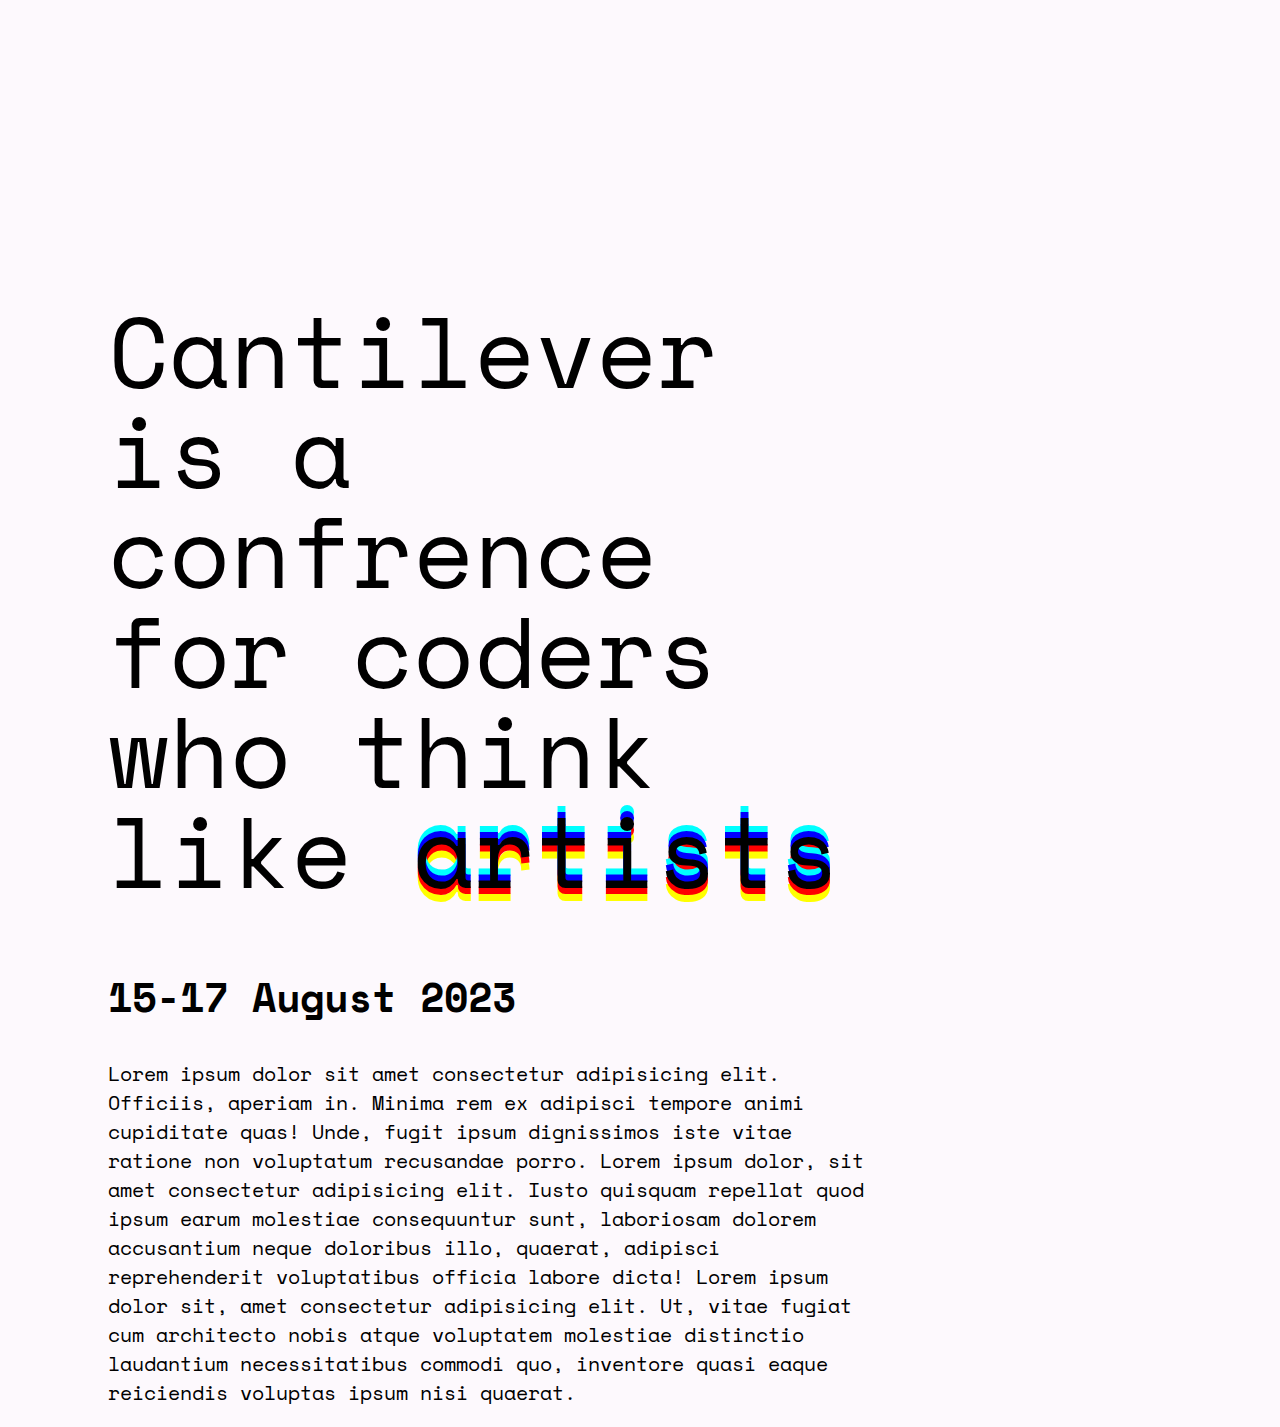
<file: 1st Mini Project/index.html>
<!DOCTYPE html>
<html lang="en">
  <head>
    <meta charset="UTF-8" />
    <meta name="viewport" content="width=device-width, initial-scale=1.0" />
    <link rel="preconnect" href="https://fonts.googleapis.com" />
    <link rel="preconnect" href="https://fonts.gstatic.com" crossorigin />
    <link
      href="https://fonts.googleapis.com/css2?family=Space+Mono:wght@400;700&display=swap"
      rel="stylesheet"
    />
    <link rel="stylesheet" href="styles.css" />
    <title>Cantaliver</title>
  </head>

  <body>
    <div id="content">
      <h1>
        Cantilever is a confrence for coders who think like <span>artists</span>
      </h1>

      <h2>15-17 August 2023</h2>

      <p>
        Lorem ipsum dolor sit amet consectetur adipisicing elit. Officiis,
        aperiam in. Minima rem ex adipisci tempore animi cupiditate quas! Unde,
        fugit ipsum dignissimos iste vitae ratione non voluptatum recusandae
        porro. Lorem ipsum dolor, sit amet consectetur adipisicing elit. Iusto
        quisquam repellat quod ipsum earum molestiae consequuntur sunt,
        laboriosam dolorem accusantium neque doloribus illo, quaerat, adipisci
        reprehenderit voluptatibus officia labore dicta! Lorem ipsum dolor sit,
        amet consectetur adipisicing elit. Ut, vitae fugiat cum architecto nobis
        atque voluptatem molestiae distinctio laudantium necessitatibus commodi
        quo, inventore quasi eaque reiciendis voluptas ipsum nisi quaerat.
      </p>
    </div>
  </body>
</html>
</file>
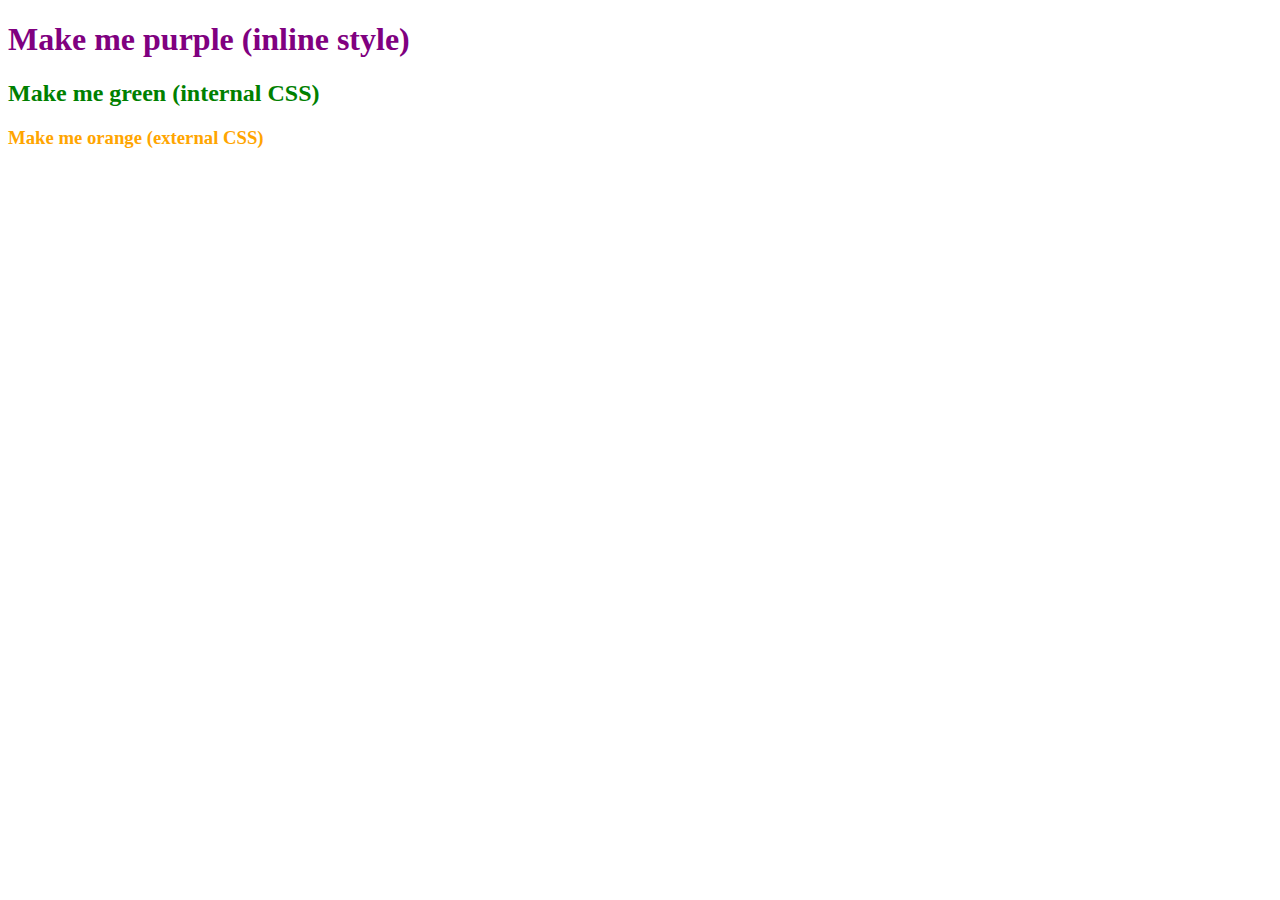
<file: Practice 1/index.html>
<!DOCTYPE html>
<html lang="en">
  <head>
    <link rel="stylesheet" href="styles.css" />
    <meta charset="UTF-8" />
    <meta name="viewport" content="width=device-width, initial-scale=1.0" />
    <title>Practice 1</title>
    <style>
      h2 {
        color: green;
      }
    </style>
  </head>
  <body>
    <h1 style="color: purple">Make me purple (inline style)</h1>
    <h2>Make me green (internal CSS)</h2>
    <h3>Make me orange (external CSS)</h3>
  </body>
</html>
</file>
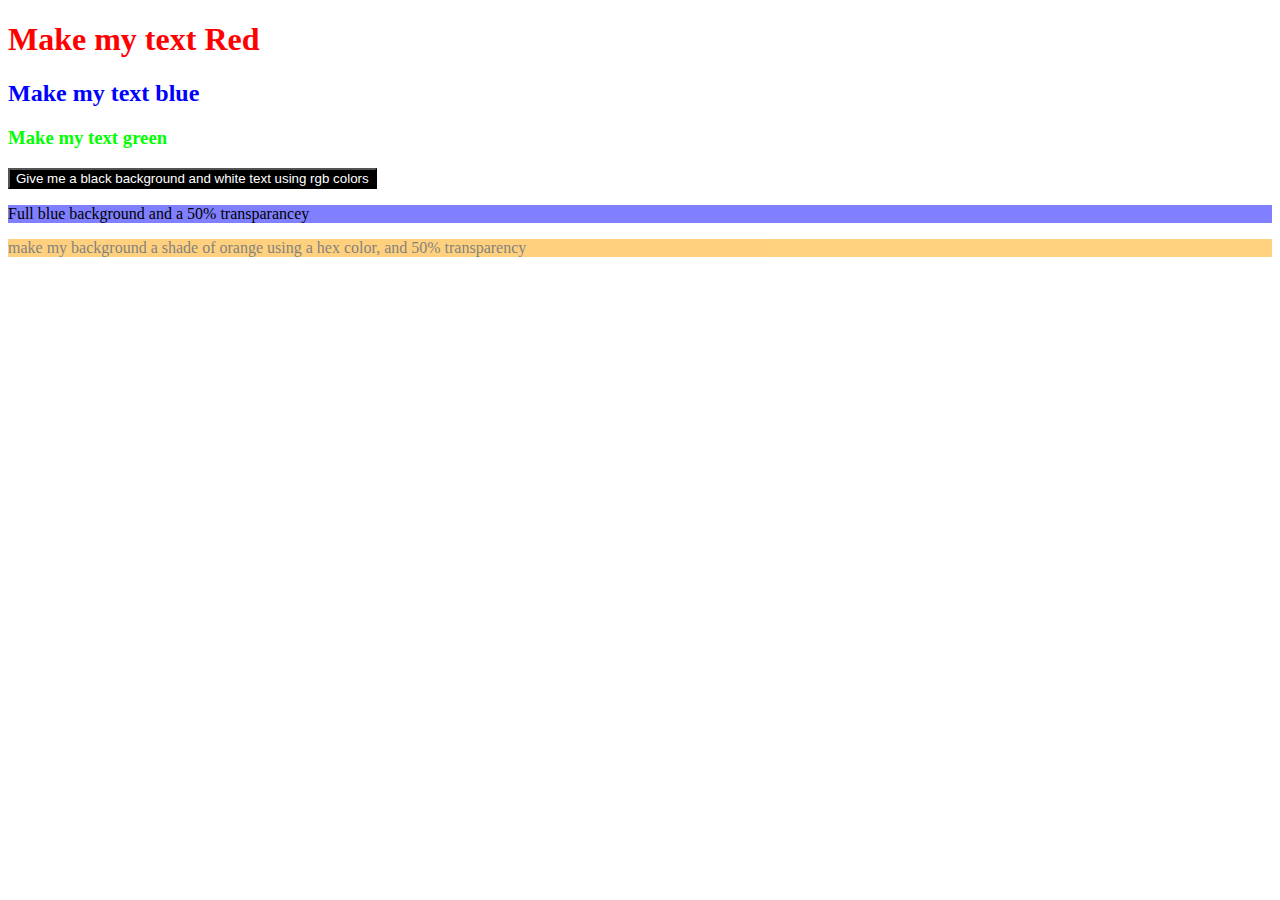
<file: Practice 2/index.html>
<!DOCTYPE html>
<html lang="en">
  <head>
    <link rel="stylesheet" href="styles.css" />
    <meta charset="UTF-8" />
    <meta name="viewport" content="width=device-width, initial-scale=1.0" />
    <title>Practice 2</title>
  </head>
  <body>
    <h1>Make my text Red</h1>
    <h2>Make my text blue</h2>
    <h3>Make my text green</h3>
    <button>Give me a black background and white text using rgb colors</button>
    <p>Full blue background and a 50% transparancey</p>
    <div>
      make my background a shade of orange using a hex color, and 50%
      transparency
    </div>
  </body>
</html>
</file>
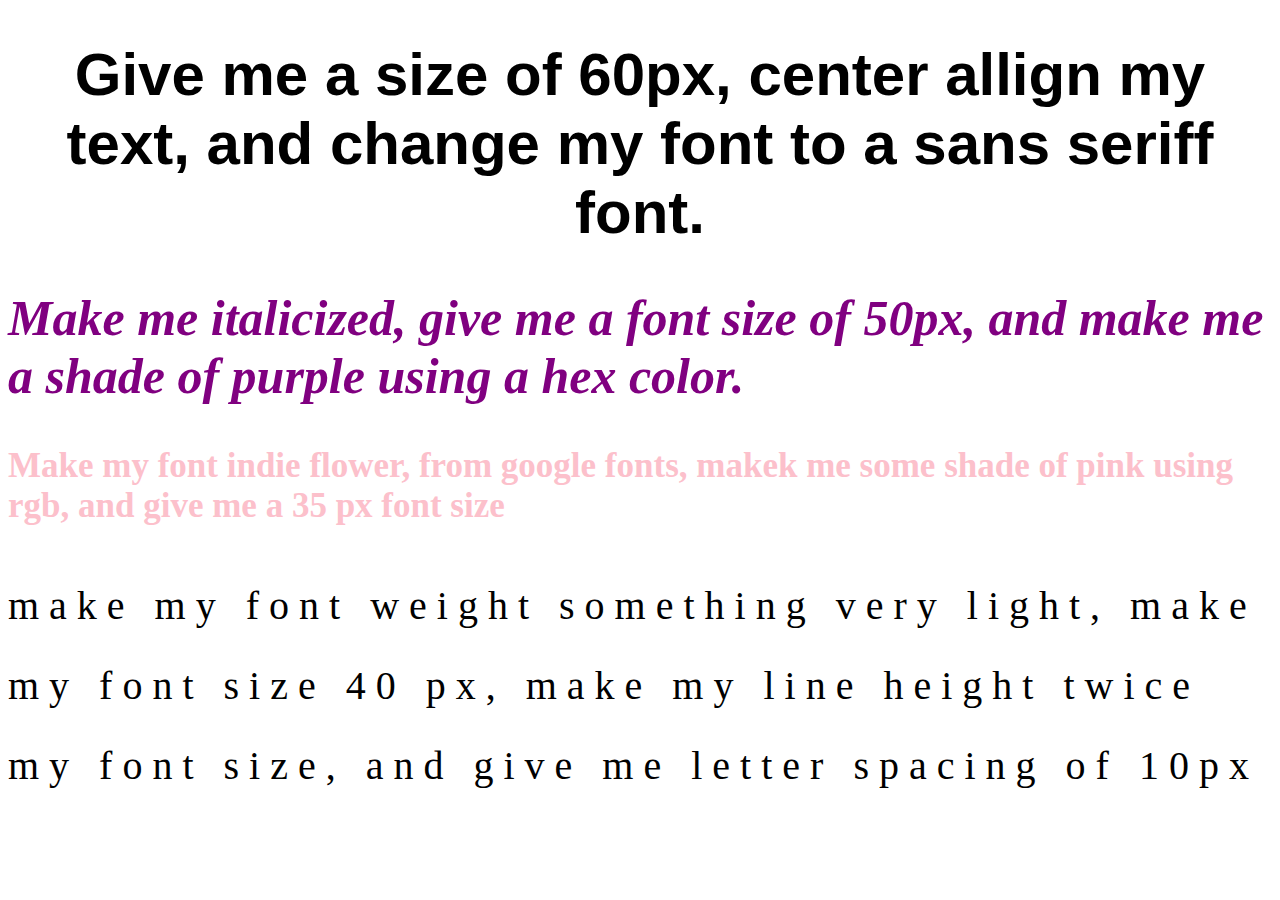
<file: Practice 3/index.html>
<!DOCTYPE html>
<html lang="en">
  <head>
    <meta charset="UTF-8" />
    <meta name="viewport" content="width=device-width, initial-scale=1.0" />
    <link rel="preconnect" href="https://fonts.googleapis.com" />
    <link rel="preconnect" href="https://fonts.gstatic.com" crossorigin />
    <link rel="stylesheet" href="styles.css" />
    <link
      href="https://fonts.googleapis.com/css2?family=Indie+Flower&display=swap"
      rel="stylesheet"
    />
    <title>Document</title>
  </head>
  <body>
    <h1>
      Give me a size of 60px, center allign my text, and change my font to a
      sans seriff font.
    </h1>
    <h2>
      Make me italicized, give me a font size of 50px, and make me a shade of
      purple using a hex color.
    </h2>
    <h3>
      Make my font indie flower, from google fonts, makek me some shade of pink
      using rgb, and give me a 35 px font size
    </h3>
    <p>
      make my font weight something very light, make my font size 40 px, make my
      line height twice my font size, and give me letter spacing of 10px
    </p>
  </body>
</html>
</file>
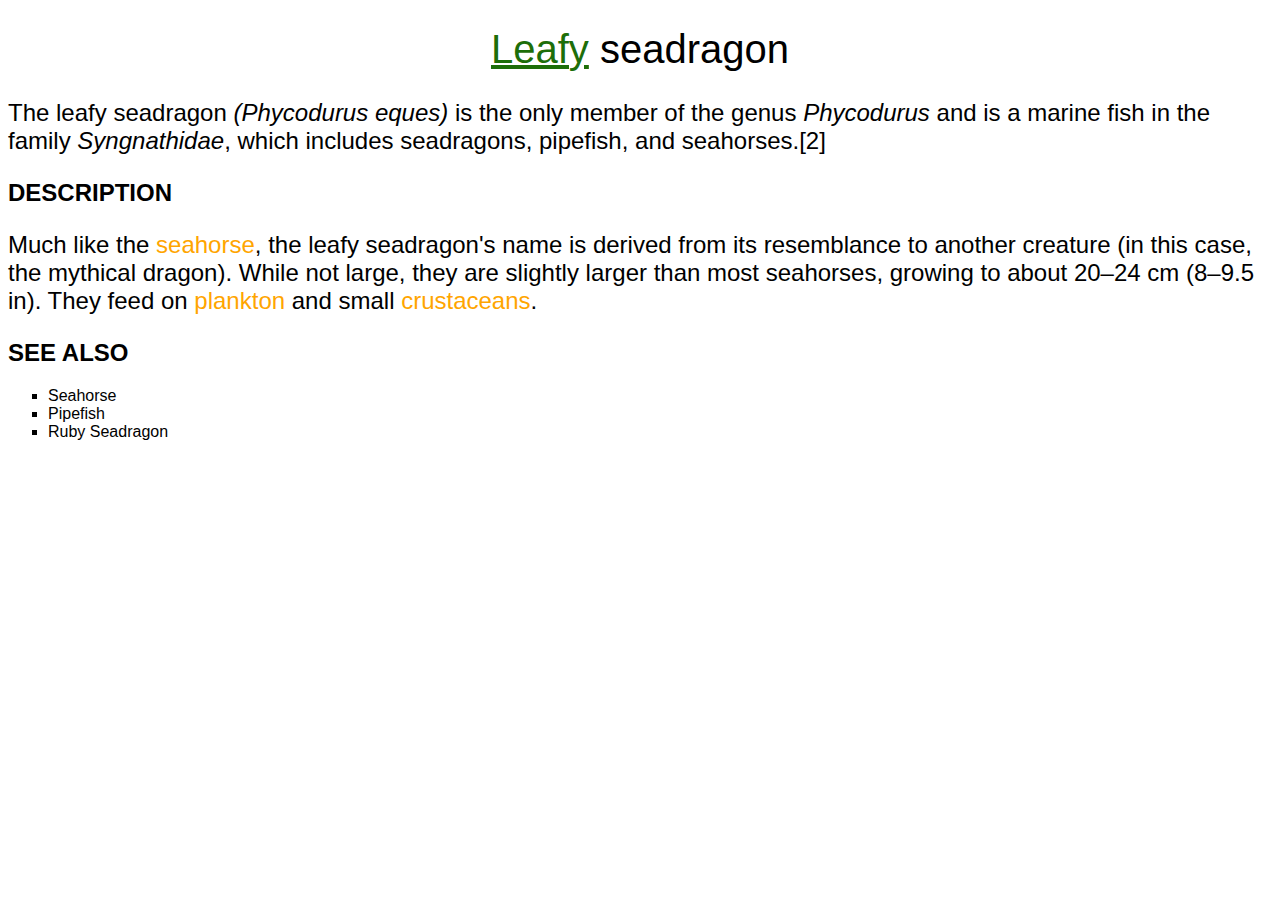
<file: Practice 4/index.html>
<!DOCTYPE html>
<html lang="en">
  <head>
    <meta charset="UTF-8" />
    <meta name="viewport" content="width=device-width, initial-scale=1.0" />
    <title>Document</title>
    <link rel="stylesheet" href="styles.css" />
  </head>
  <body>
    <h1><span id="leafy">Leafy</span> seadragon</h1>

    <p>
      The leafy seadragon <span class="latin">(Phycodurus eques)</span> is the
      only member of the genus <span class="latin">Phycodurus</span> and is a
      marine fish in the family <span class="latin">Syngnathidae</span>, which
      includes seadragons, pipefish, and seahorses.[2]
    </p>

    <h2>Description</h2>
    <p>
      Much like the
      <a href="https://en.wikipedia.org/wiki/Seahorse">seahorse</a>, the leafy
      seadragon's name is derived from its resemblance to another creature (in
      this case, the mythical dragon). While not large, they are slightly larger
      than most seahorses, growing to about 20–24 cm (8–9.5 in). They feed on
      <a href="https://en.wikipedia.org/wiki/Plankton">plankton</a> and small
      <a href="https://en.wikipedia.org/wiki/Crustacean">crustaceans</a>.
    </p>

    <h2>See Also</h2>
    <ul>
      <li>Seahorse</li>
      <li>Pipefish</li>
      <li>Ruby Seadragon</li>
    </ul>
  </body>
</html>
</file>
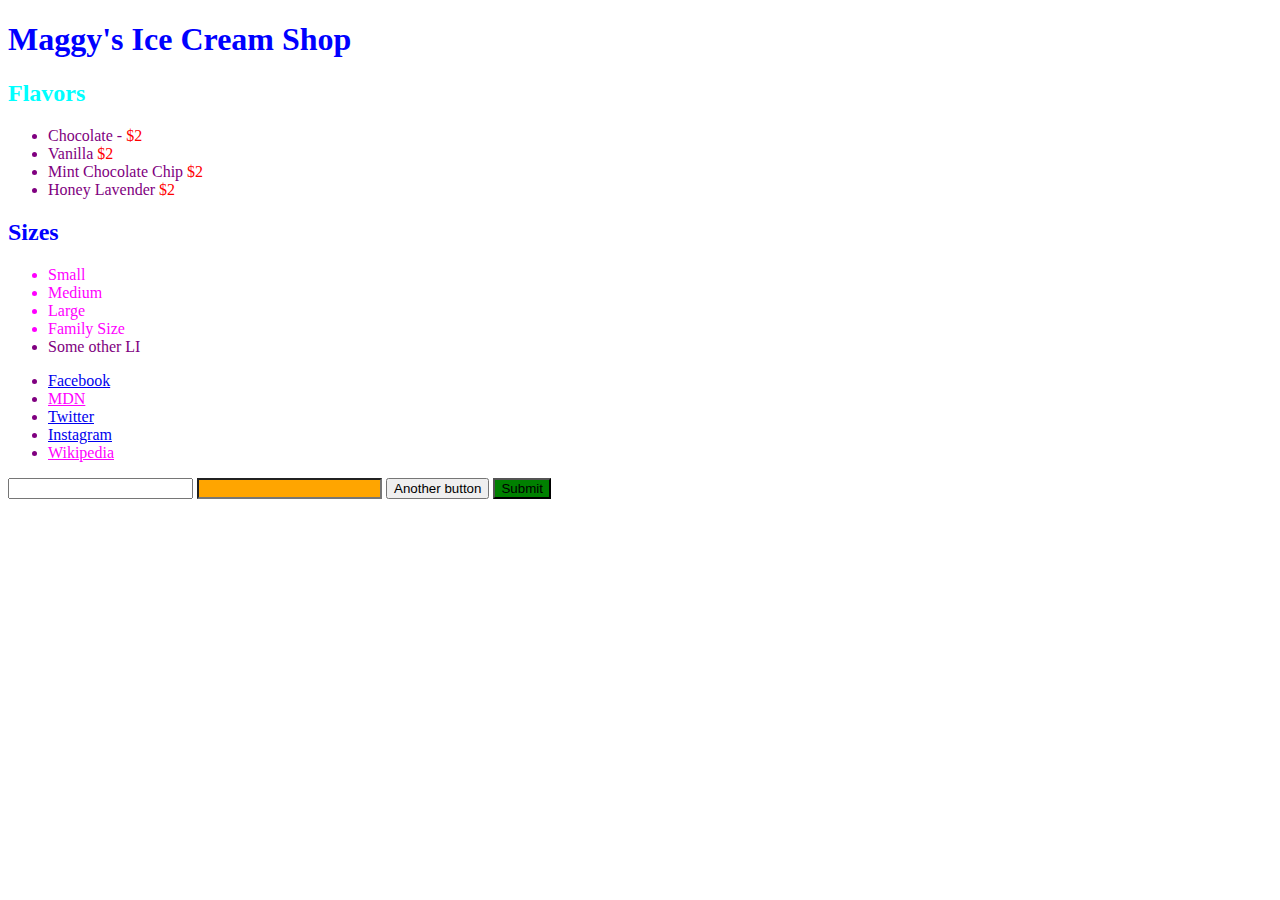
<file: Practice 5/index.html>
<!DOCTYPE html>
<html lang="en">
  <head>
    <meta charset="UTF-8" />
    <meta name="viewport" content="width=device-width, initial-scale=1.0" />
    <title>Practice 5</title>
    <link rel="stylesheet" href="styles.css" />
  </head>
  <body>
    <h1 class="bright">Maggy's Ice Cream Shop</h1>

    <h2 class="bright">Flavors</h2>

    <ul id="flavors">
      <li>Chocolate - <span>$2</span></li>
      <li>Vanilla <span>$2</span></li>
      <li>Mint Chocolate Chip <span>$2</span></li>
      <li>Honey Lavender <span>$2</span></li>
    </ul>

    <h2>Sizes</h2>

    <ul>
      <li class="size">Small</li>
      <li class="size">Medium</li>
      <li class="size">Large</li>
      <li class="size">Family Size</li>
      <li>Some other LI</li>
    </ul>

    <ul class="socials">
      <li><a href="http://www.facebook.com">Facebook</a></li>
      <li><a href="http://developer.mozilla.org">MDN</a></li>
      <li><a href="http://www.twitter.com">Twitter</a></li>
      <li><a href="http://www.instagram.com">Instagram</a></li>
      <li><a href="http://www.wikipedia.org">Wikipedia</a></li>
    </ul>

    <form action="">
      <input type="text" />
      <input type="email" />
      <button>Another button</button>
      <button id="submit">Submit</button>
    </form>
  </body>
</html>
</file>
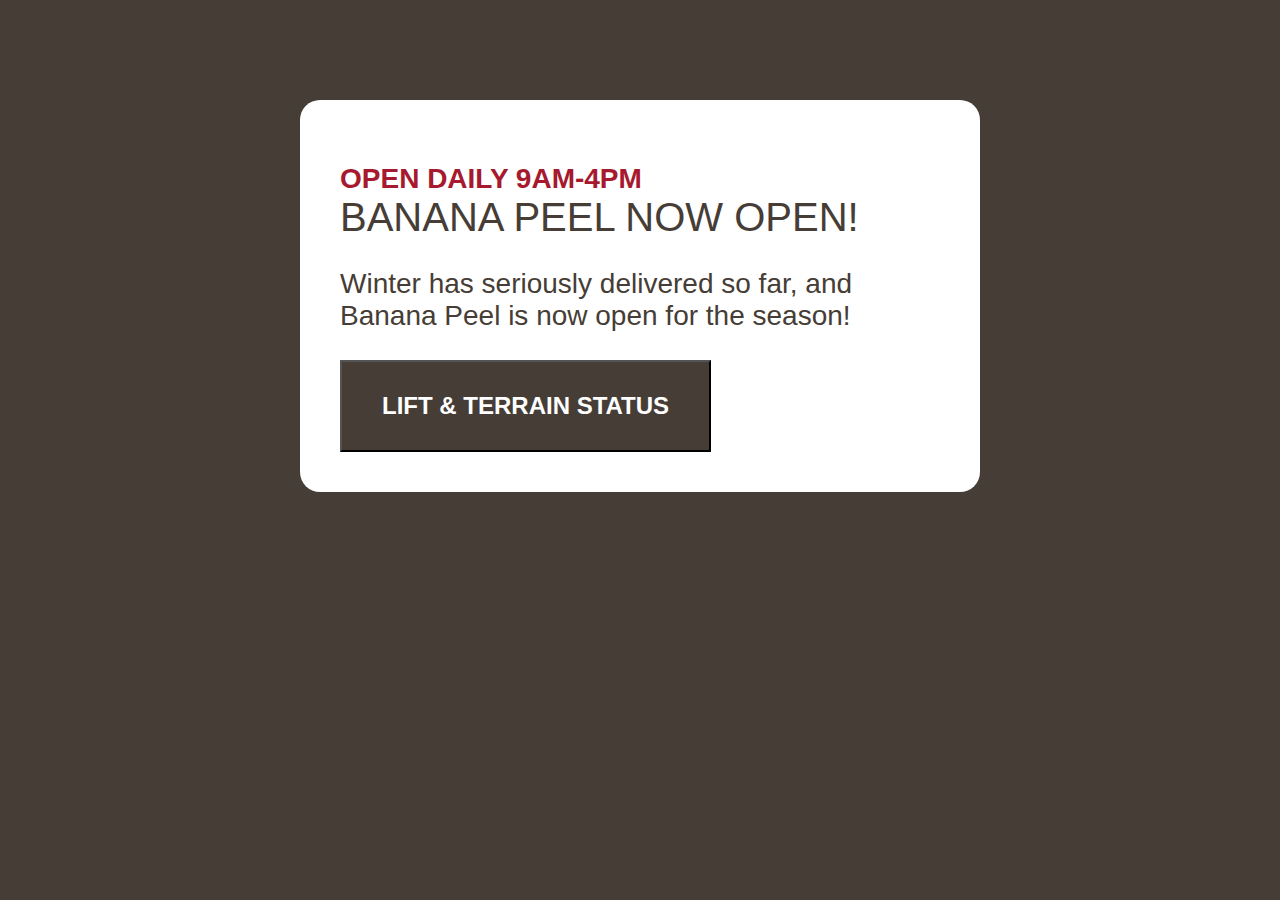
<file: Practice 6/index.html>
<!DOCTYPE html>
<html lang="en">
  <head>
    <meta charset="UTF-8" />
    <meta http-equiv="X-UA-Compatible" content="IE=edge" />
    <meta name="viewport" content="width=device-width, initial-scale=1.0" />
    <title>Document</title>
    <link rel="stylesheet" href="styles.css" />
  </head>

  <body>
    <div class="container">
      <h2>Open daily 9am-4pm</h2>
      <h1>Banana Peel Now Open!</h1>
      <p>
        Winter has seriously delivered so far, and Banana Peel is now open for
        the season!
      </p>
      <button>Lift & Terrain Status</button>
    </div>
  </body>
</html>
</file>
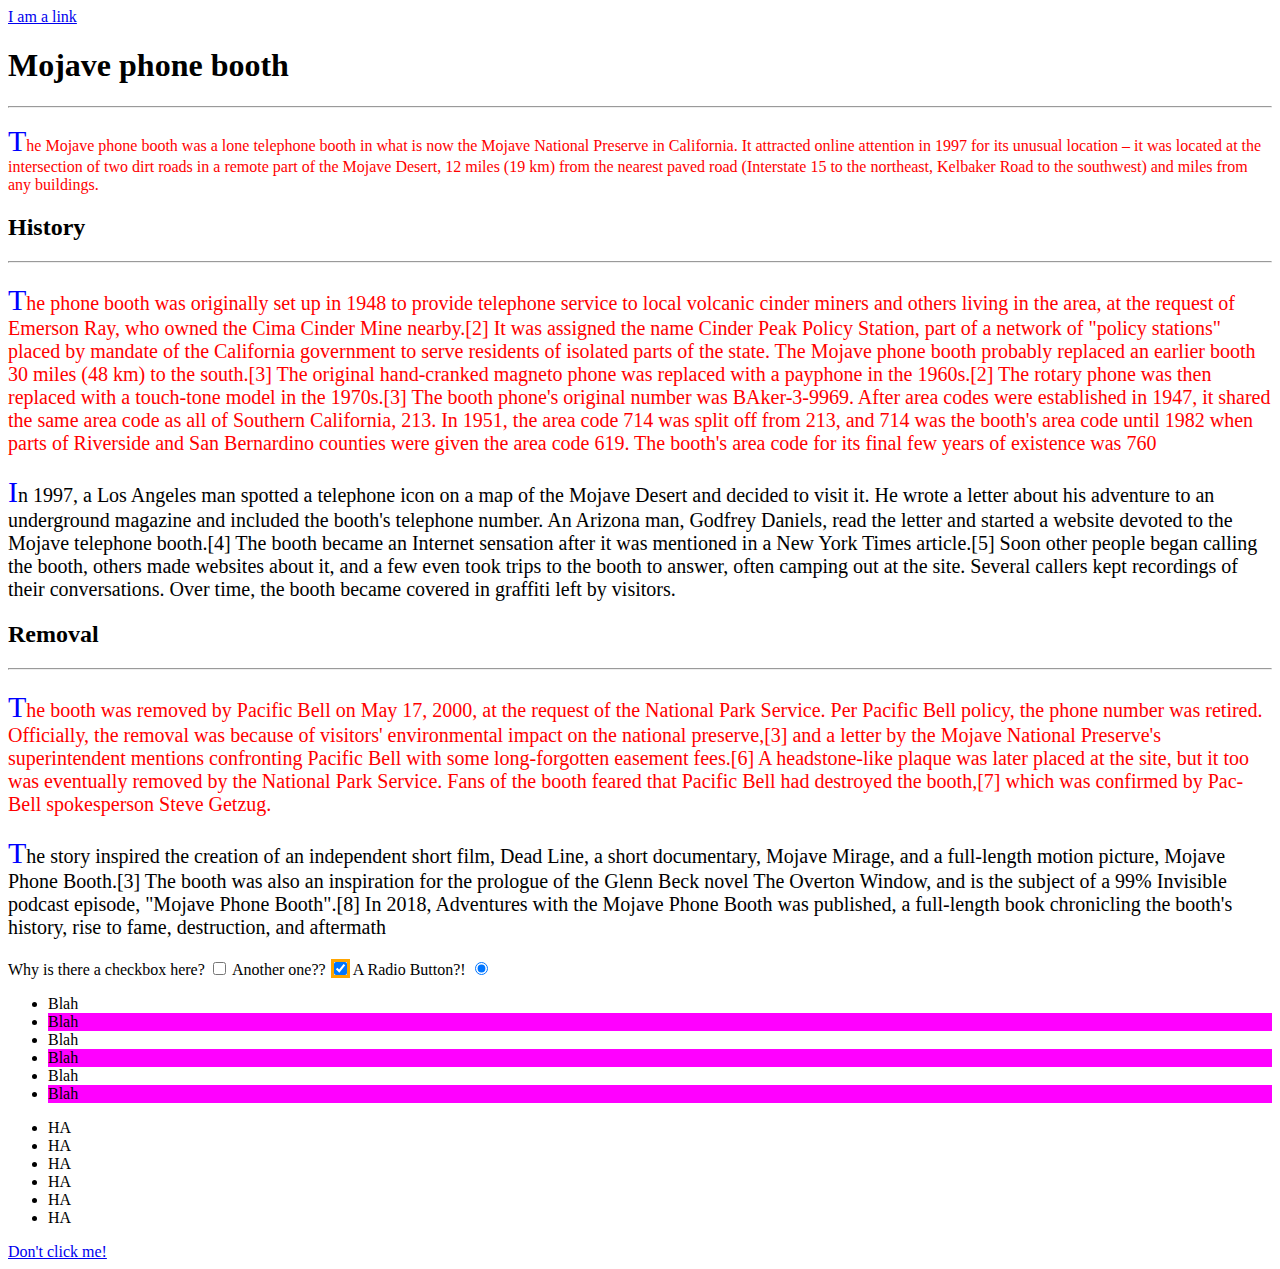
<file: Practice 7/index.html>
<!DOCTYPE html>
<html lang="en">
  <head>
    <meta charset="UTF-8" />
    <meta name="viewport" content="width=device-width, initial-scale=1.0" />
    <title>Practice 7</title>
    <link rel="stylesheet" href="styles.css" />
  </head>
  <body>
    <header>
      <nav>
        <a href="#blah">I am a link</a>
      </nav>
    </header>
    <h1>Mojave phone booth</h1>

    <hr />
    <p>
      The Mojave phone booth was a lone telephone booth in what is now the
      Mojave National Preserve in California. It attracted online attention in
      1997 for its unusual location – it was located at the intersection of two
      dirt roads in a remote part of the Mojave Desert, 12 miles (19 km) from
      the nearest paved road (Interstate 15 to the northeast, Kelbaker Road to
      the southwest) and miles from any buildings.
    </p>

    <h2>History</h2>
    <hr />
    <p>
      The phone booth was originally set up in 1948 to provide telephone service
      to local volcanic cinder miners and others living in the area, at the
      request of Emerson Ray, who owned the Cima Cinder Mine nearby.[2] It was
      assigned the name Cinder Peak Policy Station, part of a network of "policy
      stations" placed by mandate of the California government to serve
      residents of isolated parts of the state. The Mojave phone booth probably
      replaced an earlier booth 30 miles (48 km) to the south.[3] The original
      hand-cranked magneto phone was replaced with a payphone in the 1960s.[2]
      The rotary phone was then replaced with a touch-tone model in the
      1970s.[3] The booth phone's original number was BAker-3-9969. After area
      codes were established in 1947, it shared the same area code as all of
      Southern California, 213. In 1951, the area code 714 was split off from
      213, and 714 was the booth's area code until 1982 when parts of Riverside
      and San Bernardino counties were given the area code 619. The booth's area
      code for its final few years of existence was 760
    </p>

    <p>
      In 1997, a Los Angeles man spotted a telephone icon on a map of the Mojave
      Desert and decided to visit it. He wrote a letter about his adventure to
      an underground magazine and included the booth's telephone number. An
      Arizona man, Godfrey Daniels, read the letter and started a website
      devoted to the Mojave telephone booth.[4] The booth became an Internet
      sensation after it was mentioned in a New York Times article.[5] Soon
      other people began calling the booth, others made websites about it, and a
      few even took trips to the booth to answer, often camping out at the site.
      Several callers kept recordings of their conversations. Over time, the
      booth became covered in graffiti left by visitors.
    </p>

    <h2>Removal</h2>
    <hr />
    <p>
      The booth was removed by Pacific Bell on May 17, 2000, at the request of
      the National Park Service. Per Pacific Bell policy, the phone number was
      retired. Officially, the removal was because of visitors' environmental
      impact on the national preserve,[3] and a letter by the Mojave National
      Preserve's superintendent mentions confronting Pacific Bell with some
      long-forgotten easement fees.[6] A headstone-like plaque was later placed
      at the site, but it too was eventually removed by the National Park
      Service. Fans of the booth feared that Pacific Bell had destroyed the
      booth,[7] which was confirmed by Pac-Bell spokesperson Steve Getzug.
    </p>

    <p>
      The story inspired the creation of an independent short film, Dead Line, a
      short documentary, Mojave Mirage, and a full-length motion picture, Mojave
      Phone Booth.[3] The booth was also an inspiration for the prologue of the
      Glenn Beck novel The Overton Window, and is the subject of a 99% Invisible
      podcast episode, "Mojave Phone Booth".[8] In 2018, Adventures with the
      Mojave Phone Booth was published, a full-length book chronicling the
      booth's history, rise to fame, destruction, and aftermath
    </p>

    <form action="#broken">
      <label for="checkbox1">Why is there a checkbox here?</label>
      <input type="checkbox" id="checkbox1" />
      <label for="checkbox2">Another one??</label>
      <input type="checkbox" id="checkbox2" checked />
      <label for="rbtn">A Radio Button?!</label>
      <input type="radio" id="rbtn" checked />
    </form>

    <ul class="blah">
      <li>Blah</li>
      <li>Blah</li>
      <li>Blah</li>
      <li>Blah</li>
      <li>Blah</li>
      <li>Blah</li>
    </ul>

    <ul class="ha">
      <li>HA</li>
      <li>HA</li>
      <li>HA</li>
      <li>HA</li>
      <li>HA</li>
      <li>HA</li>
    </ul>

    <footer>
      <a href="#nowhere">Don't click me!</a>
    </footer>
  </body>
</html>
</file>
<file: 1st Mini Project/styles.css>
body {
  font-family: "Space Mono", monospace;
  background-color: #fdf9fd;
}

h1 {
  font-size: 100px;
  line-height: 1;
  font-weight: 400;
}
h2 {
  font-size: 40px;
}
p {
  font-size: 20px;
}
div {
  width: 60%;
  margin-left: 100px;
  margin-top: 300px;
}
span {
  text-shadow: 0px -6.25px blue, 0 -12.5px cyan, 0 6.25px red, 0 12.5px yellow;
}
</file>
<file: Practice 1/styles.css>
h3 {
  color: orange;
}
</file>
<file: Practice 2/styles.css>
h1 {
  color: rgb(255, 0, 0);
}
h2 {
  color: rgb(0, 0, 255);
}
h3 {
  color: rgb(0, 255, 0);
}
button {
  background-color: rgb(0, 0, 0);
  color: rgb(255, 255, 255);
}
p {
  background-color: rgba(0, 0, 255, 0.5);
}
div {
  background-color: #ffa500;
  opacity: 0.5;
}
</file>
<file: Practice 3/styles.css>
h1 {
  font-size: 60px;
  text-align: center;
  font-family: sans-serif;
}

h2 {
  font-style: italic;
  font-size: 50px;
  color: #800080;
}
h3 {
  font-family: indieflower;
  color: rgb(252, 192, 203);
  font-size: 35px;
}
p {
  font-weight: 200;
  font-size: 40px;
  line-height: 2;
  letter-spacing: 10px;
}
</file>
<file: Practice 4/styles.css>
/* Give everything in the body a sans-serif font */
body {
  font-family: sans-serif;
}
/* Make the h1 center aligned.  Make it not bold (a lighter weight) and give it a font size of 40px */
h1 {
  text-align: center;
  font-weight: lighter;
  font-size: 40px;
}

/* Give the paragraphs a font size of 24px */
p {
  font-size: 24px;
}

/*  Select the element with the id of 'leafy' and make it have a color of #1d6e09 and give it a #1d6e09 underline*/
#leafy {
  color: #1d6e09;
  text-decoration: underline #1d6e09;
}

/* Select the elements with the class of 'latin' and make them italicized*/
.latin {
  font-style: italic;
}
/* Select all h2s and make them uppercase (using css) */
h2 {
  text-transform: uppercase;
}
/*  Select all links and remove their underline and make them have a color of orange*/
a:link {
  text-decoration: none;
  color: orange;
}
/* Write styles so that links turn red and have a red underline when hovered over*/
a:hover {
  color: red;
  text-decoration: underline red;
}
/*  Make the unordered list use squares for their bullet point marker*/
ul {
  list-style: square;
}
</file>
<file: Practice 5/styles.css>
/* Make all li elements purple */
li {
  color: purple;
}
/* Make all h1s and h2s blue (with one rule) */
h1,
h2 {
  color: blue;
}
/* Give the element with the id of 'submit' a green background color */
#submit {
  background-color: green;
}
/* Make the spans inside the element with the id of 'flavors' red*/
#flavors span {
  color: red;
}
/* Give the elements with the class 'size' a text color of magenta*/
.size {
  color: magenta;
}
/*  Select the email input (and ONLY the email input) and give it an orange background color*/
input[type="email"] {
  background-color: orange;
}
/* Select all links that have an href ending in '.org' and make them magenta*/
a[href$=".org"] {
  color: magenta;
}
/* Select the h2 with the class of 'bright' (be careful, other elements have the same class!) and give it a color of cyan */
h2.bright {
  color: cyan;
}
</file>
<file: Practice 6/styles.css>
body {
  background-color: #463d36;
  color: #463d36;
  font-family: sans-serif;
}

.container {
  background-color: white;
  width: 600px;
  margin: 100px auto;
  padding: 40px;
  border-radius: 20px;
}
.container h1 {
  margin-top: 0;
  font-size: 40px;
  text-transform: uppercase;
  font-weight: 100;
}

.container h2 {
  color: #a6192e;
  margin-bottom: 0;
  font-size: 28px;
  text-transform: uppercase;
}

.container p {
  font-size: 28px;
}
.container button {
  background-color: #463d36;
  color: white;
  padding: 30px 40px;
  font-size: 24px;
  font-weight: bold;
  text-transform: uppercase;
}
</file>
<file: Practice 7/styles.css>
/* Select the paragraphs that come immediately after a <hr> element and make them red */
hr + p {
  color: red;
}

/* Select the paragraphs that are siblings to h2 elements and give them a 20 pixel font size*/
h2 ~ p {
  font-size: 20px;
}
/* Select the link inside of the footer and give it a magenta color WHEN a user hovers over it */
footer a:hover {
  color: magenta;
}
/* Select any checked checkboxes and give them a box shadow of '0 0 0 3px orange' */
input[type="checkbox"]:checked {
  box-shadow: 0 0 0 3px orange;
}
/* Select every other li element (2nd, 4th, 6th, etc) inside of the ul with the class 'blah' and give them a magenta background */
.blah li:nth-of-type(2n) {
  background-color: magenta;
}
/* Select the first letter of each paragraph and give them a color of blue and a font-size of 30 pixels */
p::first-letter {
  color: blue;
  font-size: 30px;
}
</file>
